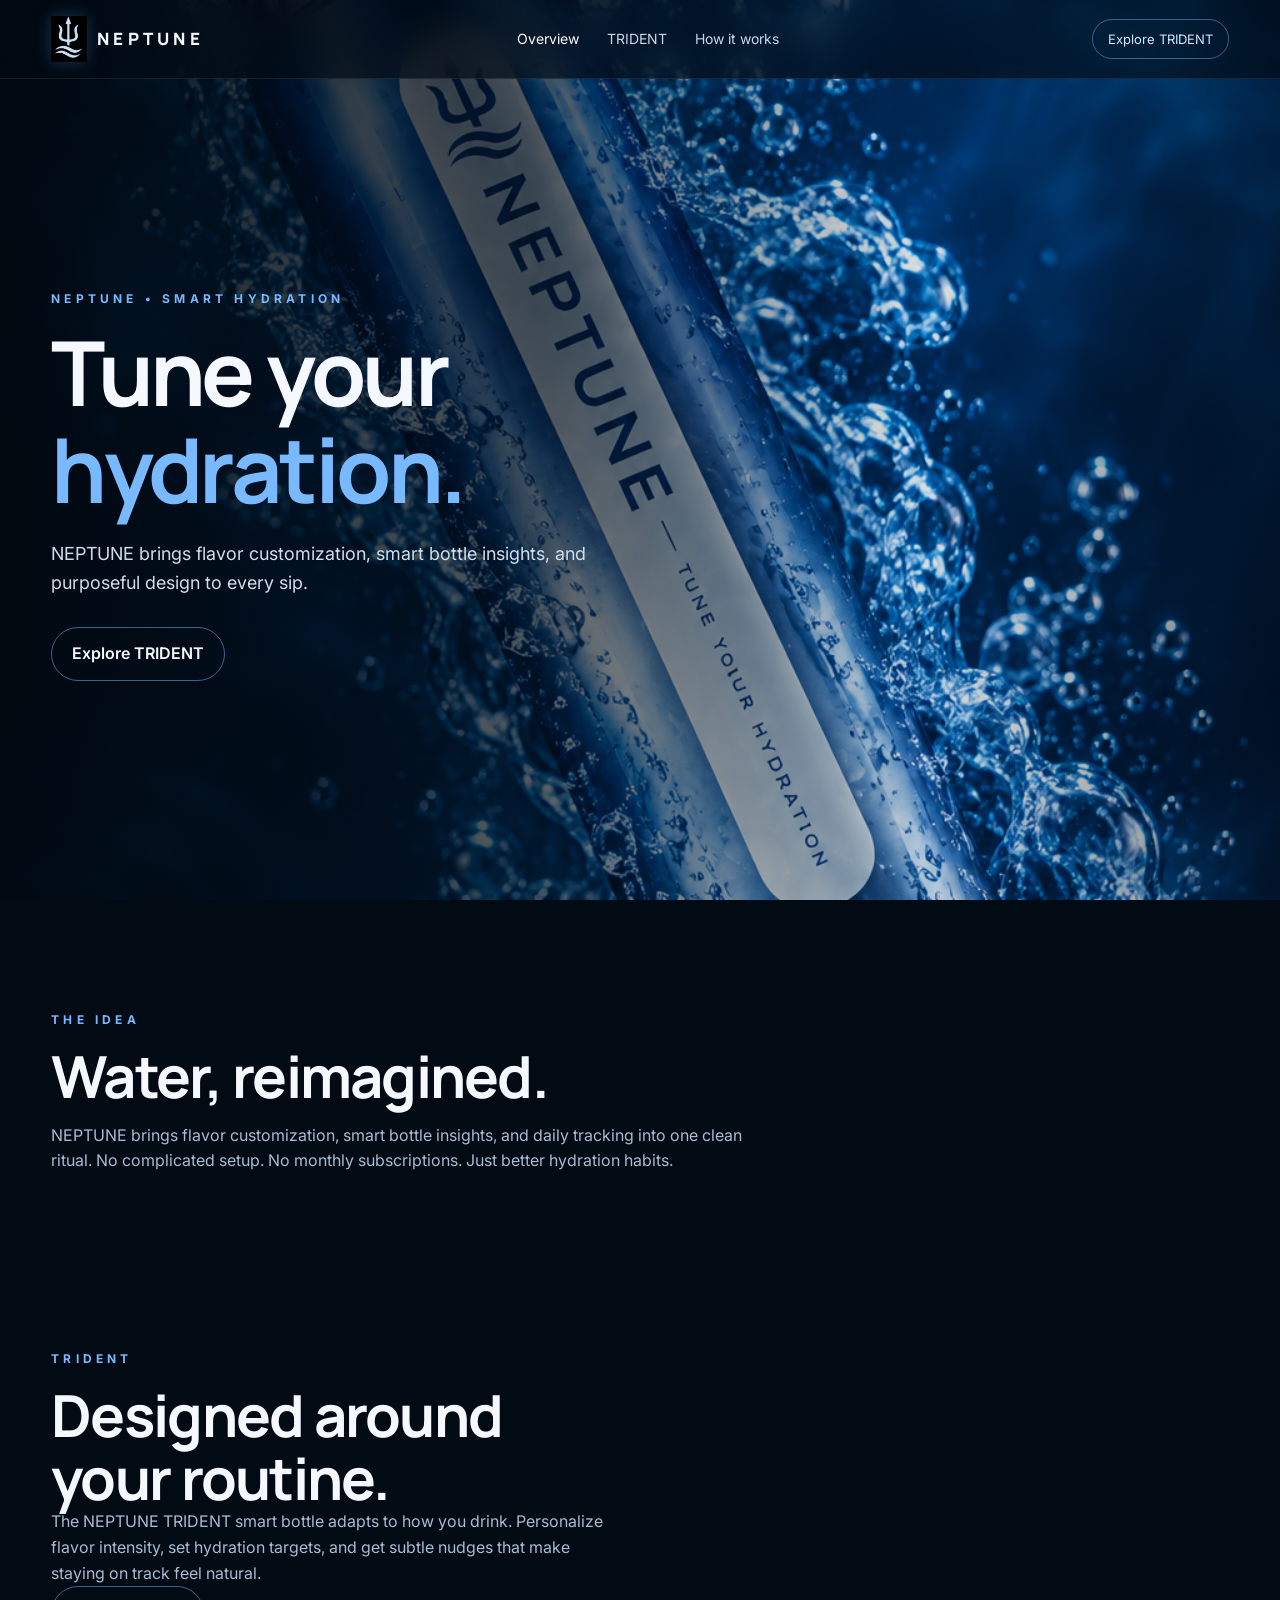
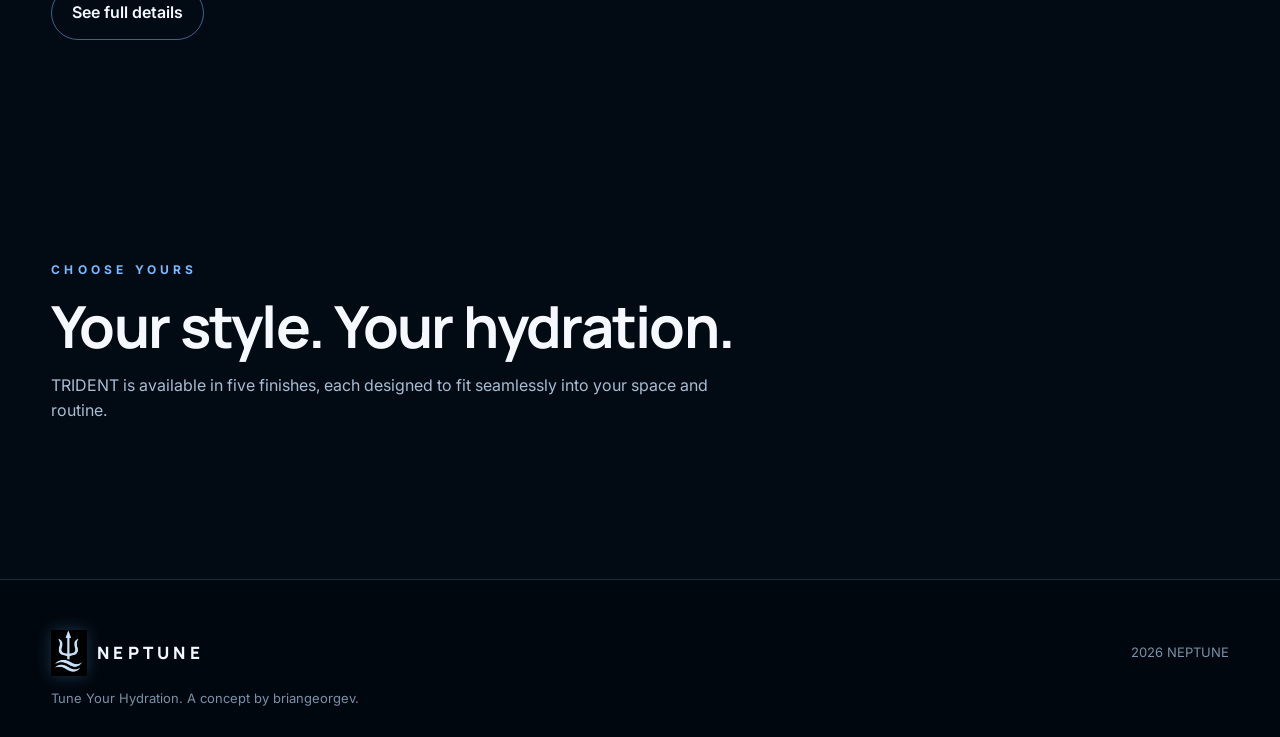
<file: index.html>
<!DOCTYPE html>
<html lang="en">
<head><meta charset="UTF-8"><meta name="viewport" content="width=device-width, initial-scale=1.0"><meta name="description" content="NEPTUNE — Tune Your Hydration. Meet TRIDENT, the Smart Hydration Bottle">
<title>NEPTUNE</title>
<link rel="stylesheet" href="style.css">
</head>
<body>
<nav class="nav"><div class="container nav-inner"><a class="brand" href="index.html"><img src="logo.jpg" alt="NEPTUNE logo">NEPTUNE</a><button class="menu" aria-label="Open menu">☰</button><div class="nav-links"><a href="index.html" class="active">Overview</a><a href="trident.html">TRIDENT</a><a href="how-to-use.html">How it works</a></div><a class="nav-cta" href="trident.html">Explore TRIDENT</a></div></nav>
<header class="hero"><img class="hero-image" src="trident-hero.png" alt="NEPTUNE TRIDENT bottle surrounded by water"><div class="hero-content"><div class="kicker">NEPTUNE • Smart Hydration</div><h1>Tune your <span class="accent">hydration.</span></h1><p>NEPTUNE brings flavor customization, smart bottle insights, and purposeful design to every sip.</p><a class="btn" href="trident.html">Explore TRIDENT</a></div></header>
<section class="section"><div class="container"><div class="section-head reveal"><div class="kicker">The idea</div><h2>Water, reimagined.</h2><p>NEPTUNE brings flavor customization, smart bottle insights, and daily tracking into one clean ritual. No complicated setup. No monthly subscriptions. Just better hydration habits.</p></div></div></section>
<section class="section" style="padding-top:20px"><div class="container split"><div class="reveal"><div class="kicker">TRIDENT</div><h2>Designed around your routine.</h2><p style="color:var(--muted)">The NEPTUNE TRIDENT smart bottle adapts to how you drink. Personalize flavor intensity, set hydration targets, and get subtle nudges that make staying on track feel natural.</p><a class="btn" href="trident.html">See full details</a></div></div></section>
<section class="section"><div class="container"><div class="section-head reveal"><div class="kicker">Choose yours</div><h2>Your style. Your hydration.</h2><p>TRIDENT is available in five finishes, each designed to fit seamlessly into your space and routine.</p></div></div></section>
<footer class="footer"><div class="container"><div class="footer-inner"><div><a class="brand" href="index.html"><img src="logo.jpg" alt="NEPTUNE logo">NEPTUNE</a><p>Tune Your Hydration. A concept by briangeorgev.</p></div><div><p><span data-year></span> NEPTUNE</p></div></div></div></footer>
<script src="script.js"></script></body></html>
</file>
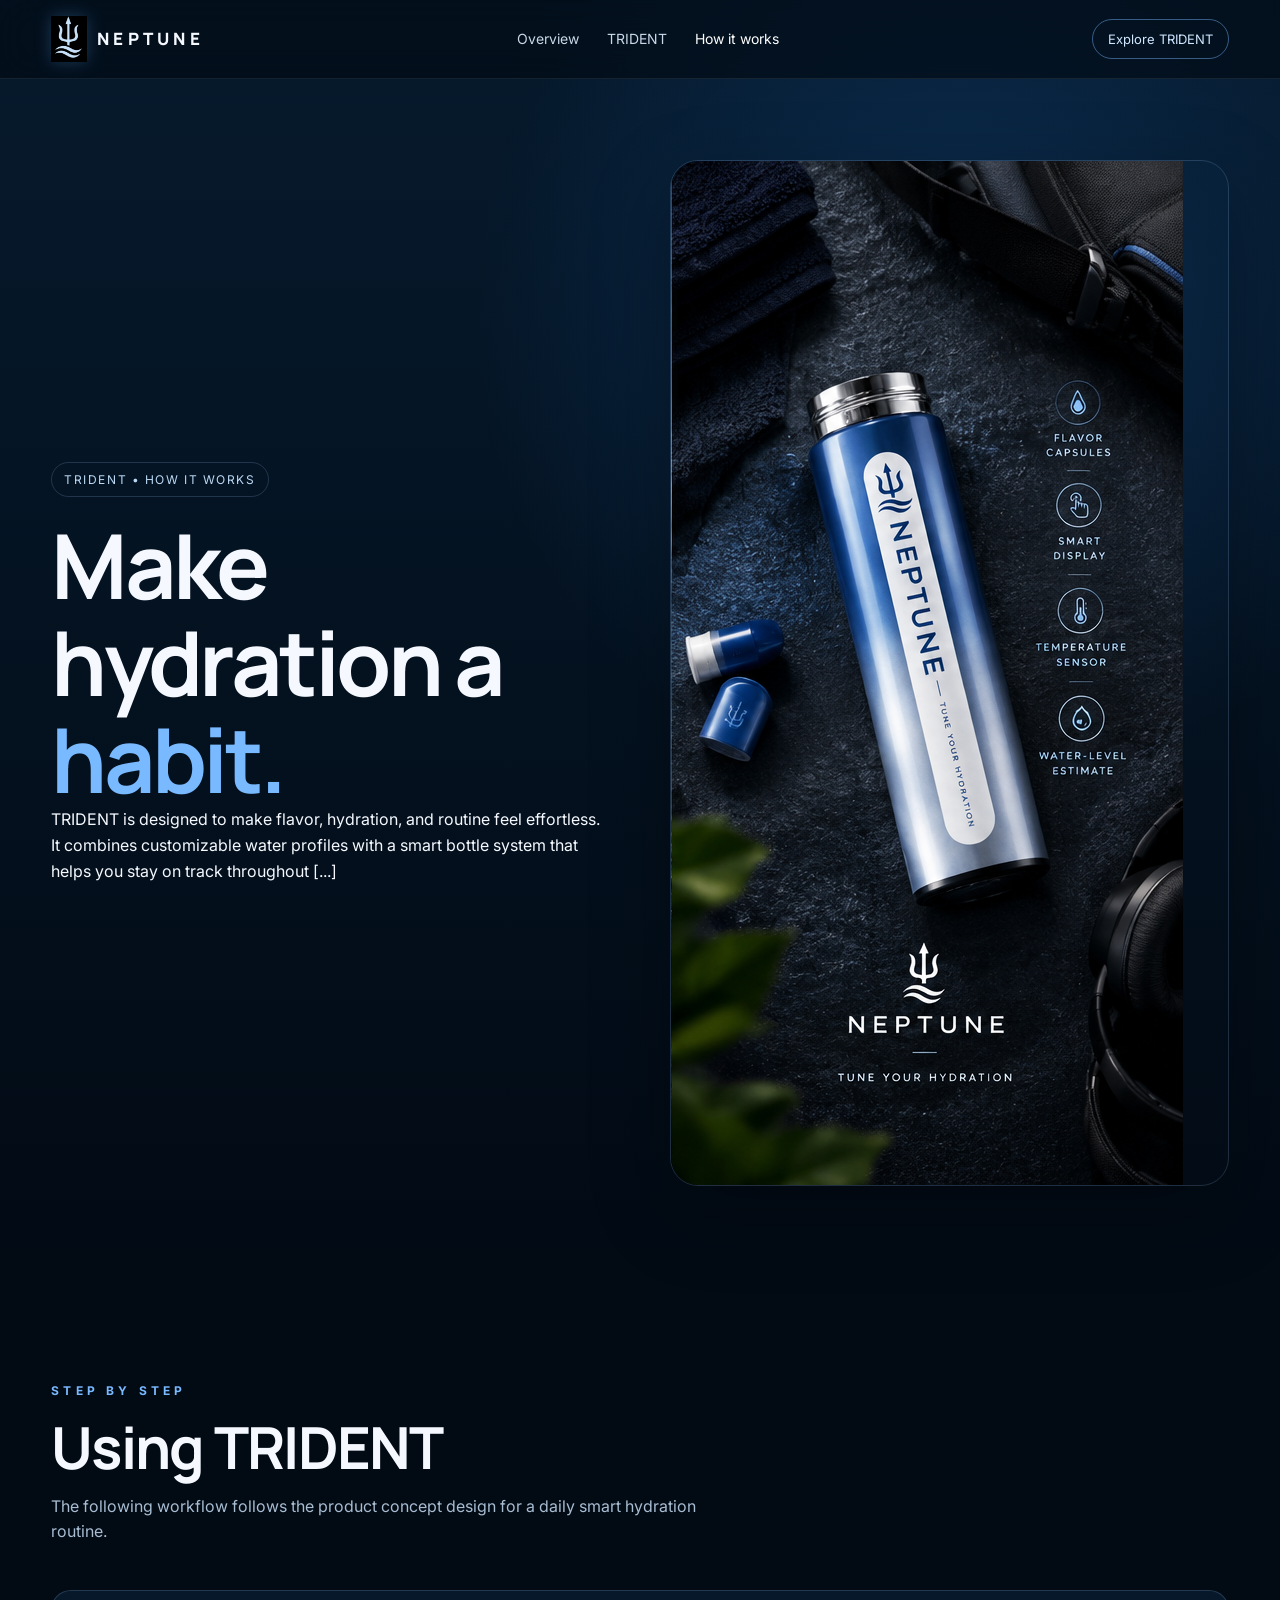
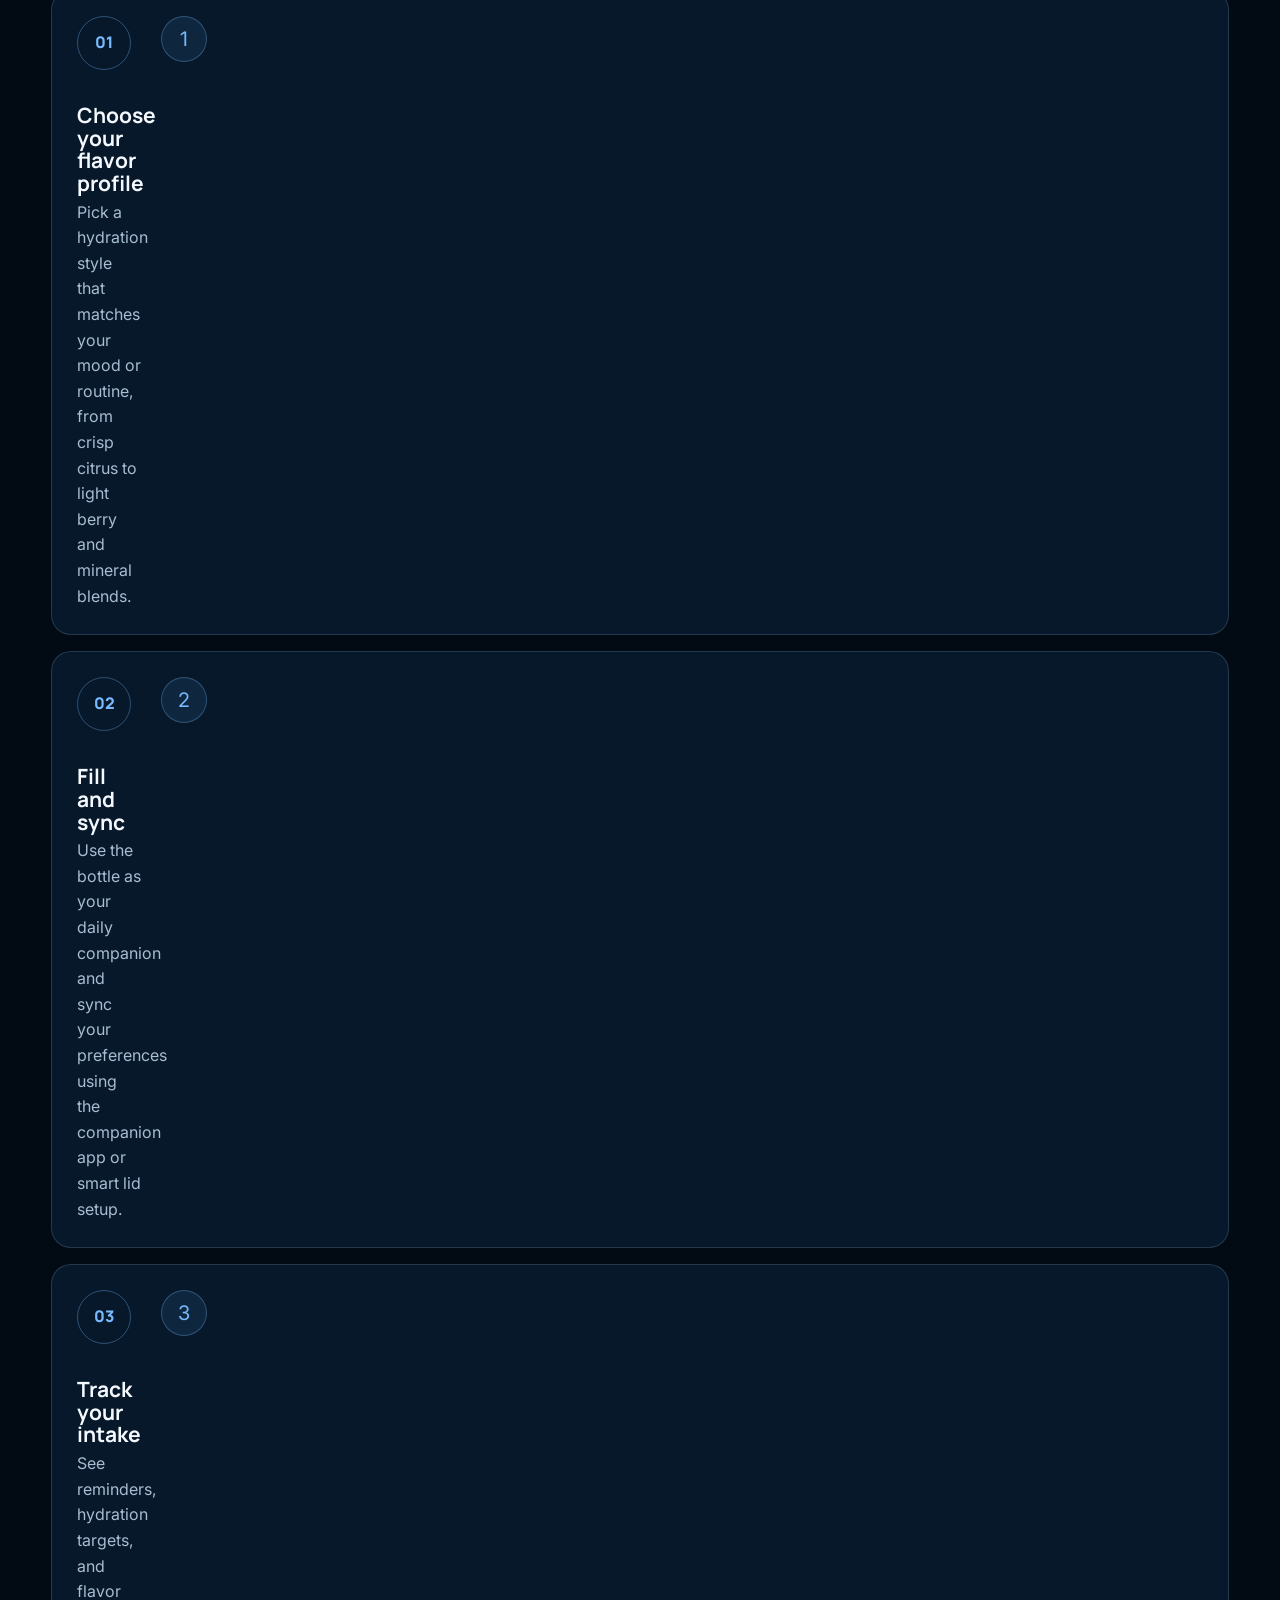
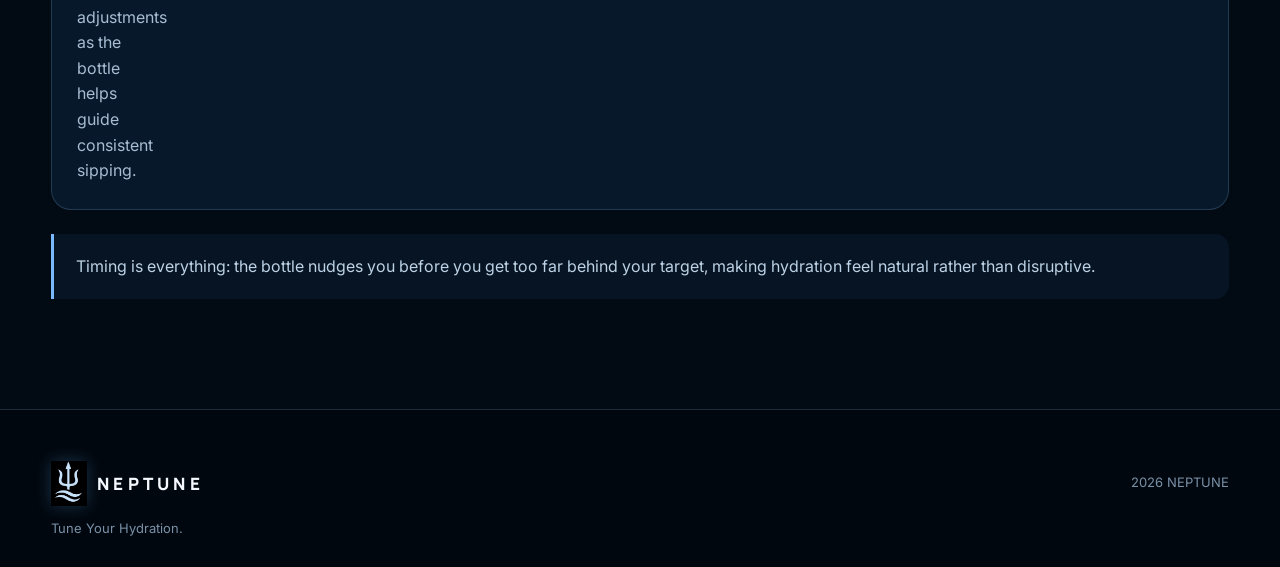
<file: how-to-use.html>
<!DOCTYPE html>
<html lang="en">
<head>
  <meta charset="UTF-8">
  <meta name="viewport" content="width=device-width, initial-scale=1.0">
  <meta name="description" content="Learn how to use the NEPTUNE TRIDENT Smart Hydration Bottle">
  <title>How to Use | NEPTUNE</title>
  <link rel="stylesheet" href="style.css">
</head>
<body>
  <nav class="nav">
    <div class="container nav-inner">
      <a class="brand" href="index.html"><img src="logo.jpg" alt="NEPTUNE logo">NEPTUNE</a>
      <button class="menu" aria-label="Open menu">☰</button>
      <div class="nav-links">
        <a href="index.html">Overview</a>
        <a href="trident.html">TRIDENT</a>
        <a href="how-to-use.html" class="active">How it works</a>
      </div>
      <a class="nav-cta" href="trident.html">Explore TRIDENT</a>
    </div>
  </nav>

  <main>
    <section class="page-hero">
      <div class="container split">
        <div class="reveal">
          <span class="tag">TRIDENT • How it works</span>
          <h1>Make hydration a <span class="accent">habit.</span></h1>
          <p>TRIDENT is designed to make flavor, hydration, and routine feel effortless. It combines customizable water profiles with a smart bottle system that helps you stay on track throughout [...]
        </div>
        <div class="reveal split-image">
          <img src="lifestyle.png" alt="A person using the NEPTUNE TRIDENT bottle in daily life">
        </div>
      </div>
    </section>

    <section class="section">
      <div class="container">
        <div class="section-head reveal">
          <div class="kicker">Step by step</div>
          <h2>Using TRIDENT</h2>
          <p>The following workflow follows the product concept design for a daily smart hydration routine.</p>
        </div>

        <div class="steps reveal">
          <div class="step">
            <div class="icon">1</div>
            <div>
              <h3>Choose your flavor profile</h3>
              <p>Pick a hydration style that matches your mood or routine, from crisp citrus to light berry and mineral blends.</p>
            </div>
          </div>
          <div class="step">
            <div class="icon">2</div>
            <div>
              <h3>Fill and sync</h3>
              <p>Use the bottle as your daily companion and sync your preferences using the companion app or smart lid setup.</p>
            </div>
          </div>
          <div class="step">
            <div class="icon">3</div>
            <div>
              <h3>Track your intake</h3>
              <p>See reminders, hydration targets, and flavor adjustments as the bottle helps guide consistent sipping.</p>
            </div>
          </div>
        </div>

        <div class="tip reveal">
          Timing is everything: the bottle nudges you before you get too far behind your target, making hydration feel natural rather than disruptive.
        </div>
      </div>
    </section>
  </main>

  <footer class="footer">
    <div class="container">
      <div class="footer-inner">
        <div>
          <a class="brand" href="index.html"><img src="logo.jpg" alt="NEPTUNE logo">NEPTUNE</a>
          <p>Tune Your Hydration.</p>
        </div>
        <div>
          <p><span data-year></span> NEPTUNE</p>
        </div>
      </div>
    </div>
  </footer>

  <script src="script.js"></script>
</body>
</html>
</file>
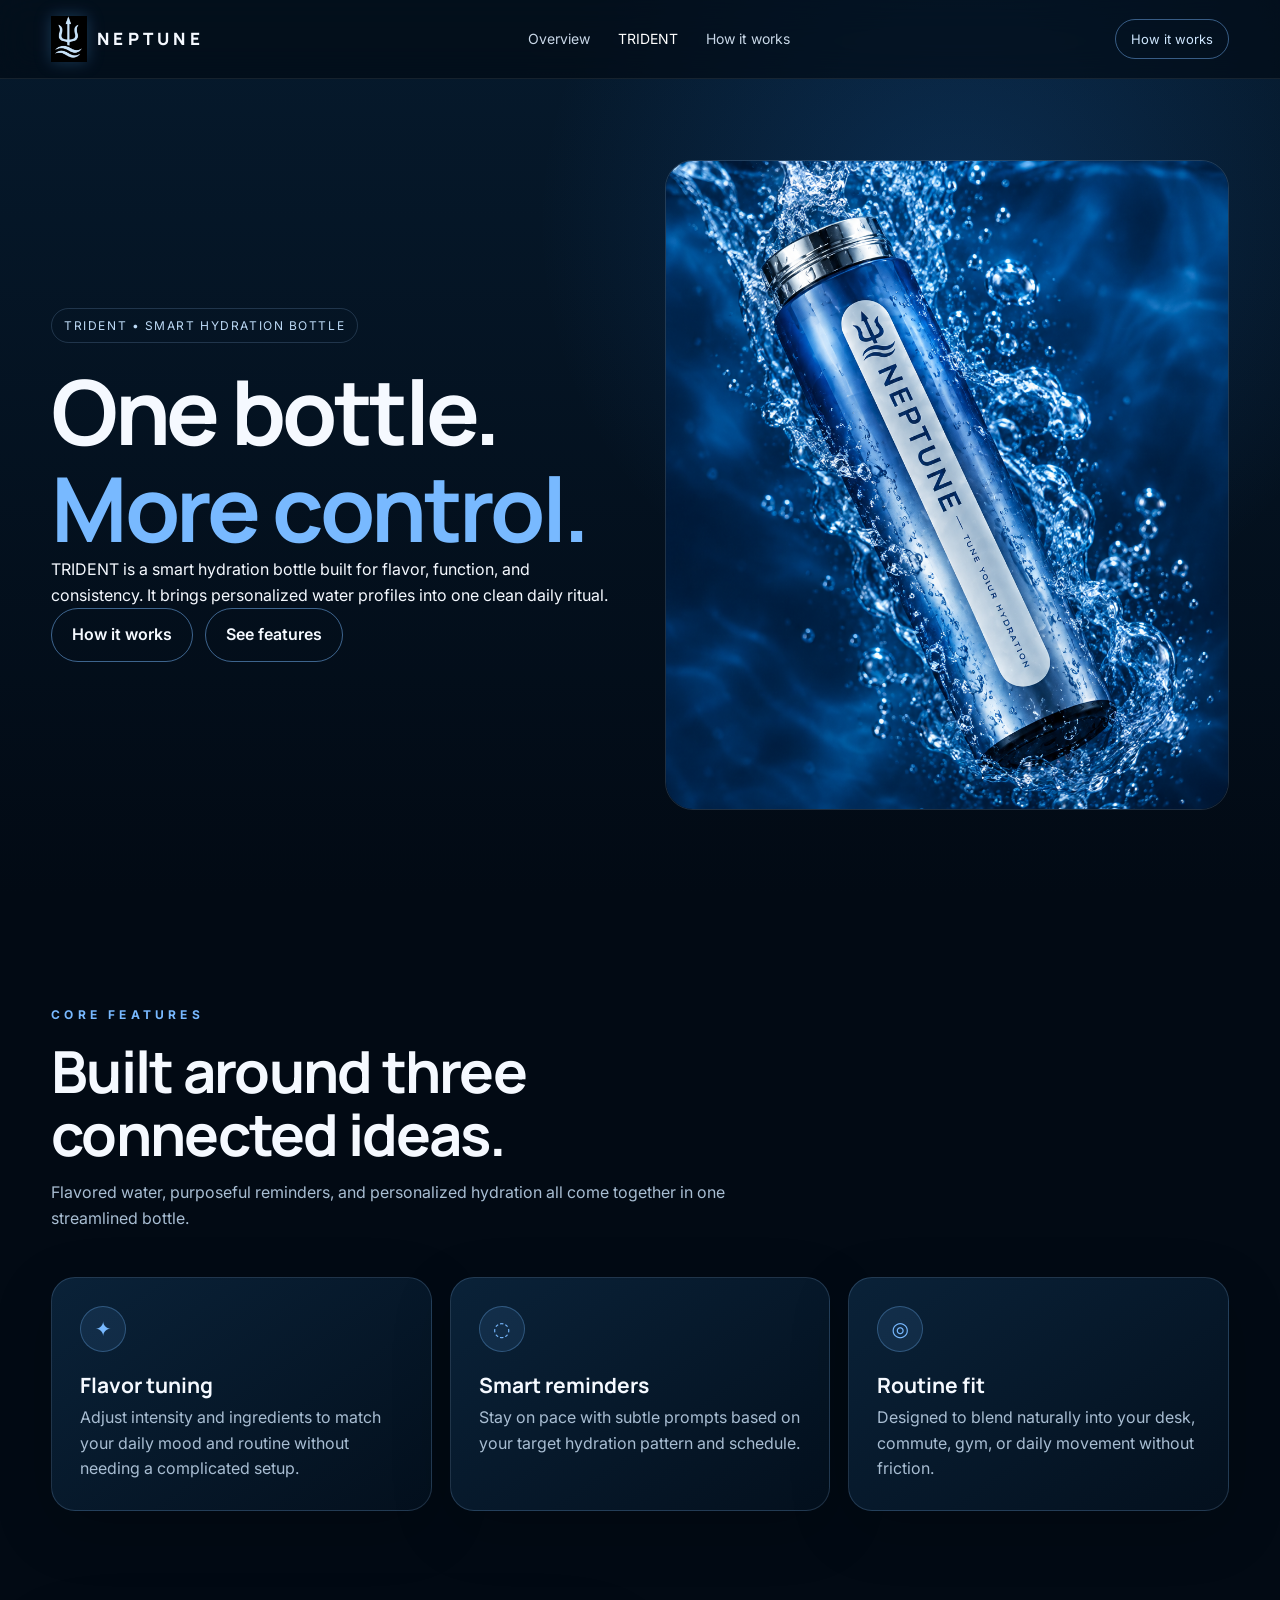
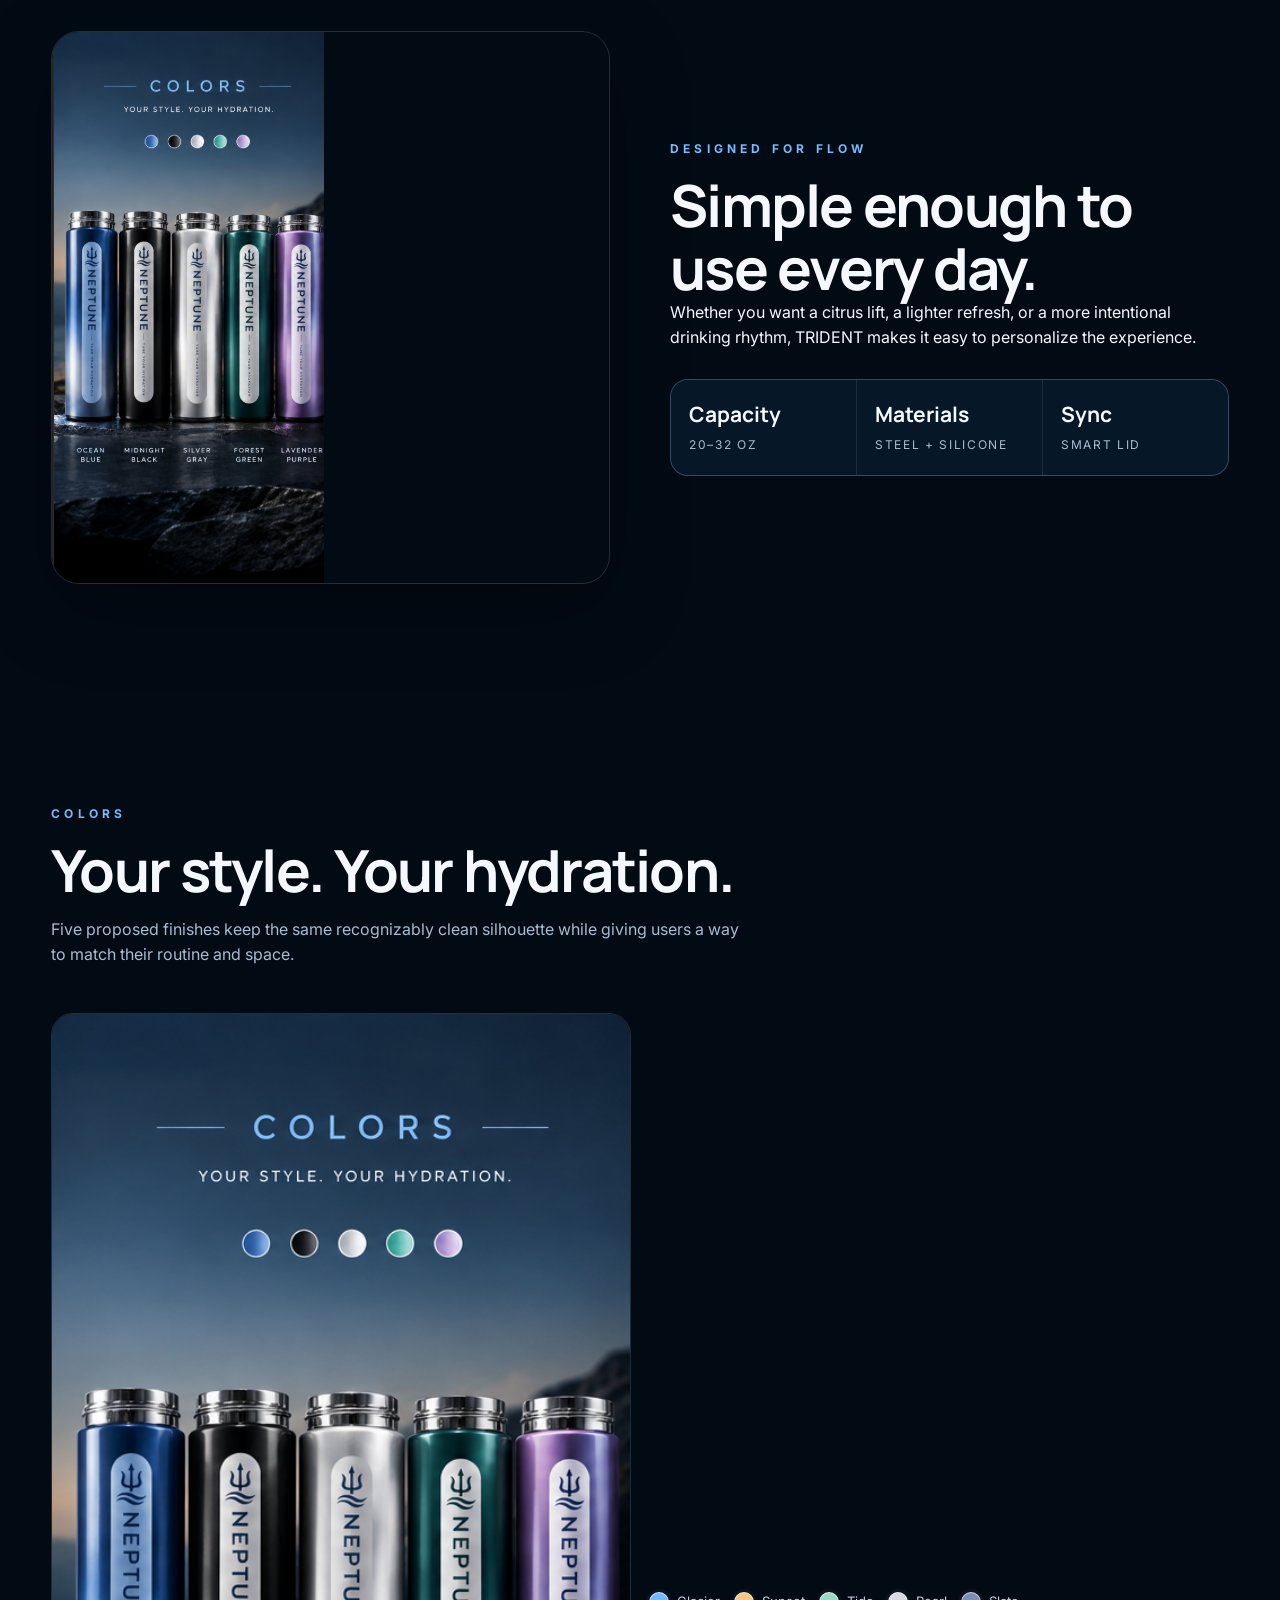
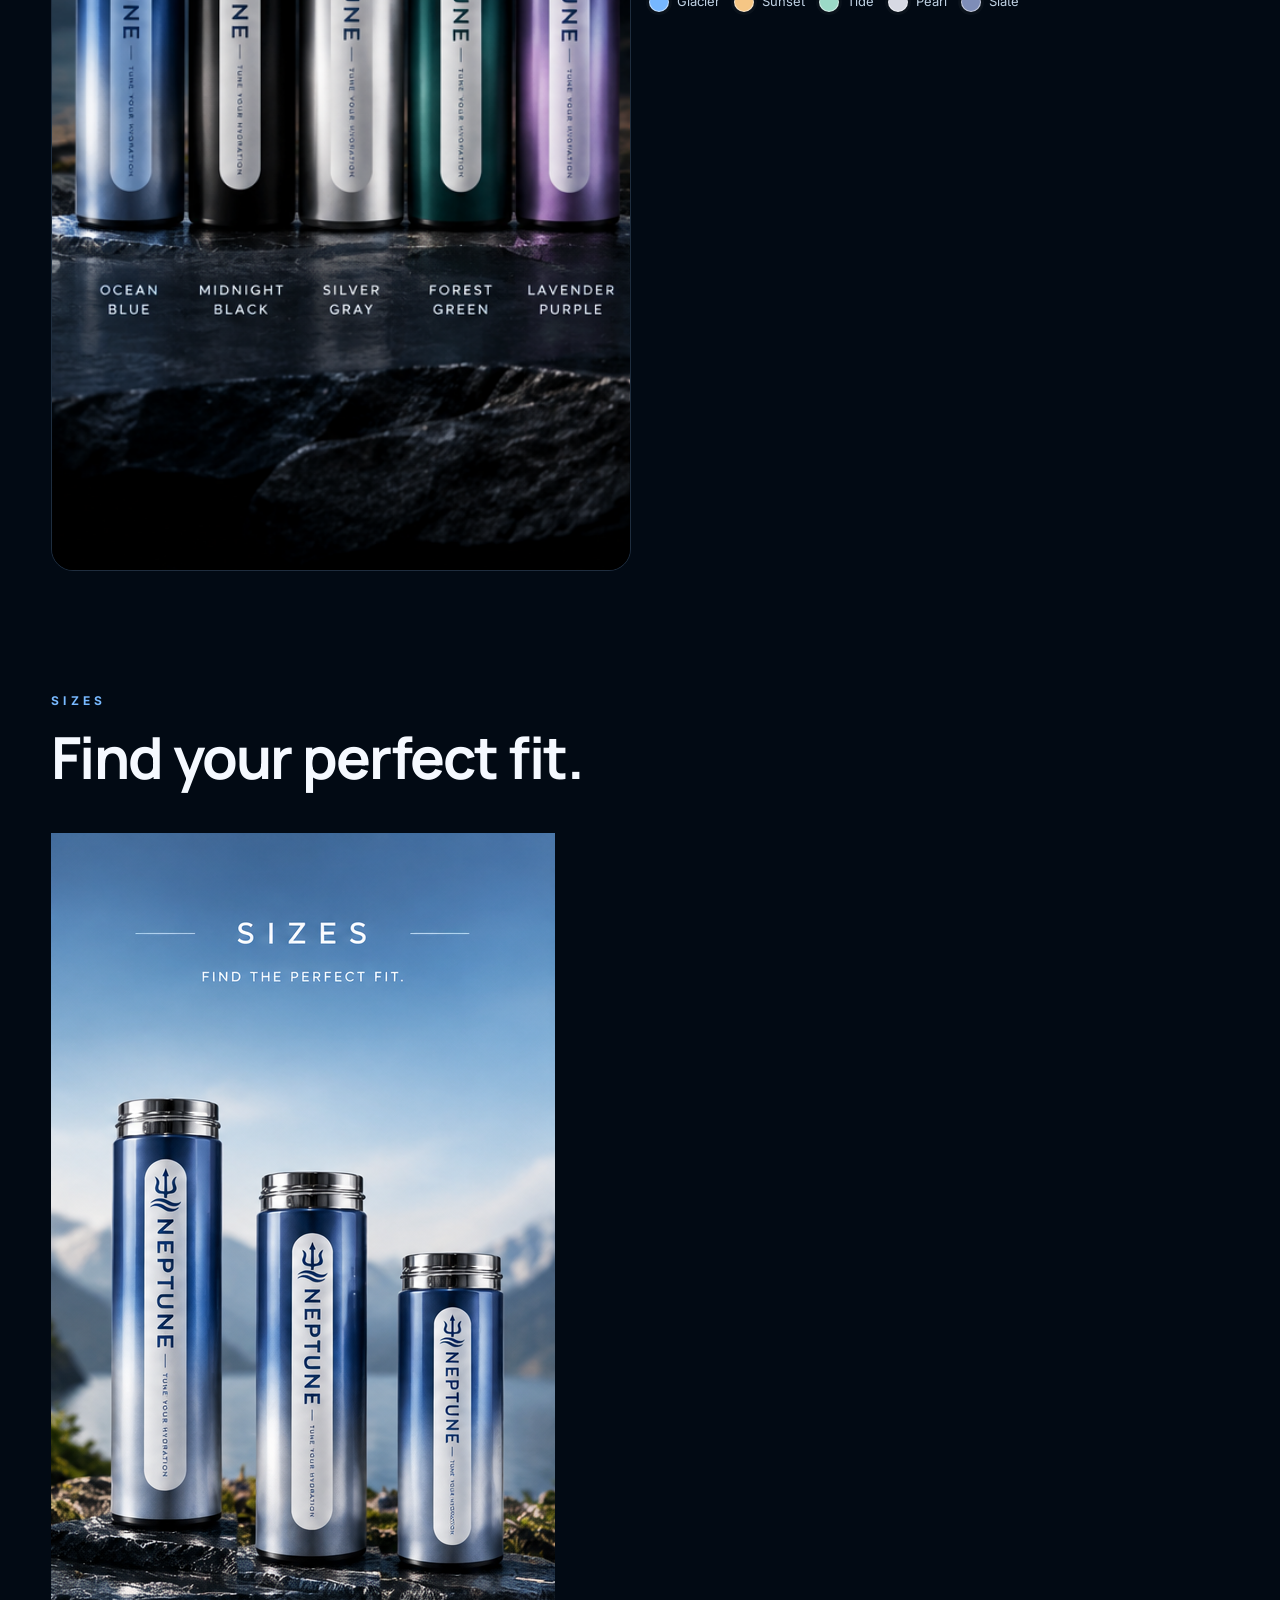
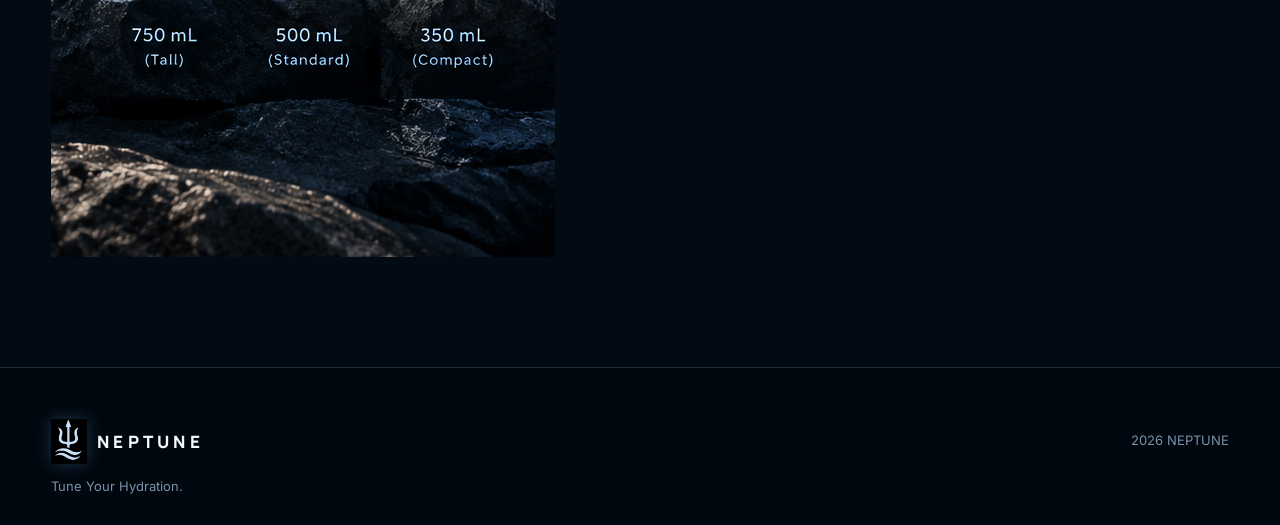
<file: trident.html>
<!DOCTYPE html>
<html lang="en">
<head>
  <meta charset="UTF-8">
  <meta name="viewport" content="width=device-width, initial-scale=1.0">
  <meta name="description" content="Discover the NEPTUNE TRIDENT Smart Hydration Bottle and its design, features, and colors">
  <title>TRIDENT | NEPTUNE</title>
  <link rel="stylesheet" href="style.css">
</head>
<body>
  <nav class="nav">
    <div class="container nav-inner">
      <a class="brand" href="index.html"><img src="logo.jpg" alt="NEPTUNE logo">NEPTUNE</a>
      <button class="menu" aria-label="Open menu">☰</button>
      <div class="nav-links">
        <a href="index.html">Overview</a>
        <a href="trident.html" class="active">TRIDENT</a>
        <a href="how-to-use.html">How it works</a>
      </div>
      <a class="nav-cta" href="how-to-use.html">How it works</a>
    </div>
  </nav>

  <main>
    <section class="page-hero">
      <div class="container product-hero">
        <div class="reveal">
          <span class="tag">TRIDENT • Smart Hydration Bottle</span>
          <h1>One bottle.<br><span class="accent">More control.</span></h1>
          <p>TRIDENT is a smart hydration bottle built for flavor, function, and consistency. It brings personalized water profiles into one clean daily ritual.</p>
          <div class="actions">
            <a class="btn" href="how-to-use.html">How it works</a>
            <a class="btn btn-alt" href="#features">See features</a>
          </div>
        </div>
        <div class="reveal">
          <img src="trident-hero.png" alt="NEPTUNE TRIDENT bottle">
        </div>
      </div>
    </section>

    <section id="features" class="section">
      <div class="container">
        <div class="section-head reveal">
          <div class="kicker">Core features</div>
          <h2>Built around three connected ideas.</h2>
          <p>Flavored water, purposeful reminders, and personalized hydration all come together in one streamlined bottle.</p>
        </div>

        <div class="grid-3 reveal">
          <div class="card">
            <div class="icon">✦</div>
            <h3>Flavor tuning</h3>
            <p>Adjust intensity and ingredients to match your daily mood and routine without needing a complicated setup.</p>
          </div>
          <div class="card">
            <div class="icon">◌</div>
            <h3>Smart reminders</h3>
            <p>Stay on pace with subtle prompts based on your target hydration pattern and schedule.</p>
          </div>
          <div class="card">
            <div class="icon">◎</div>
            <h3>Routine fit</h3>
            <p>Designed to blend naturally into your desk, commute, gym, or daily movement without friction.</p>
          </div>
        </div>
      </div>
    </section>

    <section class="section" style="padding-top:10px">
      <div class="container split">
        <div class="split-image reveal">
          <img src="features.png" alt="TRIDENT product feature presentation">
        </div>
        <div class="reveal">
          <div class="kicker">Designed for flow</div>
          <h2>Simple enough to use every day.</h2>
          <p>Whether you want a citrus lift, a lighter refresh, or a more intentional drinking rhythm, TRIDENT makes it easy to personalize the experience.</p>
          <div class="specs">
            <div class="spec"><strong>Capacity</strong><span>20–32 oz</span></div>
            <div class="spec"><strong>Materials</strong><span>Steel + silicone</span></div>
            <div class="spec"><strong>Sync</strong><span>Smart lid</span></div>
          </div>
        </div>
      </div>
    </section>

    <section class="section">
      <div class="container">
        <div class="section-head reveal">
          <div class="kicker">Colors</div>
          <h2>Your style. Your hydration.</h2>
          <p>Five proposed finishes keep the same recognizably clean silhouette while giving users a way to match their routine and space.</p>
        </div>

        <div class="gallery reveal">
          <img src="colors.png" alt="TRIDENT color variations">
          <div class="color-list">
            <div class="color-item"><span class="dot" style="background:#76b7ff"></span> Glacier</div>
            <div class="color-item"><span class="dot" style="background:#f5c685"></span> Sunset</div>
            <div class="color-item"><span class="dot" style="background:#9bd9c7"></span> Tide</div>
            <div class="color-item"><span class="dot" style="background:#d7d9e3"></span> Pearl</div>
            <div class="color-item"><span class="dot" style="background:#7e8db8"></span> Slate</div>
          </div>
        </div>
      </div>
    </section>

    <section class="section" style="padding-top:10px">
      <div class="container">
        <div class="section-head reveal">
          <div class="kicker">Sizes</div>
          <h2>Find your perfect fit.</h2>
        </div>
        <img class="reveal" src="sizes.png" alt="TRIDENT sizes display">
      </div>
    </section>
  </main>

  <footer class="footer">
    <div class="container">
      <div class="footer-inner">
        <div>
          <a class="brand" href="index.html"><img src="logo.jpg" alt="NEPTUNE logo">NEPTUNE</a>
          <p>Tune Your Hydration.</p>
        </div>
        <div>
          <p><span data-year></span> NEPTUNE</p>
        </div>
      </div>
    </div>
  </footer>

  <script src="script.js"></script>
</body>
</html>
</file>
<file: style.css>
@import url('https://fonts.googleapis.com/css2?family=Inter:wght@400;500;600;700&family=Manrope:wght@500;600;700;800&display=swap');

:root{--bg:#020a14;--bg2:#061a2d;--blue:#78b9ff;--blue2:#1e78d5;--white:#f5f9ff;--muted:#a8bdd2;--line:rgba(160,205,255,.18);--card:rgba(9,31,51,.72);--max:1180px}
*{box-sizing:border-box;margin:0;padding:0}
html{scroll-behavior:smooth}
body{font-family:Inter,system-ui,sans-serif;background:var(--bg);color:var(--white);line-height:1.6;overflow-x:hidden}
a{color:inherit;text-decoration:none}
img{max-width:100%;display:block}
button{font:inherit}
.container{width:min(92%,var(--max));margin:auto}
.nav{position:fixed;z-index:50;top:0;left:0;width:100%;padding:16px 0;background:rgba(2,10,20,.64);backdrop-filter:blur(16px);border-bottom:1px solid rgba(255,255,255,.08)}
.nav-inner{display:flex;align-items:center;justify-content:space-between;gap:24px}
.brand{display:flex;align-items:center;gap:10px;font-family:Manrope;font-weight:800;letter-spacing:.25em;font-size:17px}
.brand img{width:36px;height:46px;object-fit:contain;filter:drop-shadow(0 0 8px rgba(100,180,255,.25))}
.nav-links{display:flex;gap:28px;font-size:14px;color:#c9d8e8}.nav-links a{transition:.2s}.nav-links a:hover,.nav-links a.active{color:#fff}
.nav-cta{border:1px solid rgba(120,185,255,.45);padding:9px 15px;border-radius:999px;color:#cfe7ff;font-size:13px}
.hero{min-height:100vh;position:relative;display:flex;align-items:center;overflow:hidden;background:#020b16}
.hero::after{content:"";position:absolute;inset:0;background:linear-gradient(90deg,rgba(1,8,15,.96) 0%,rgba(1,8,15,.66) 42%,rgba(1,8,15,.12) 72%,rgba(1,8,15,.5) 100%);z-index:1}
.hero-image{position:absolute;inset:0;width:100%;height:100%;object-fit:cover;object-position:center;filter:saturate(1.05)}
.hero-content{position:relative;z-index:2;width:min(92%,var(--max));margin:auto;padding-top:70px}
.kicker{font-size:12px;letter-spacing:.35em;text-transform:uppercase;color:var(--blue);font-weight:700;margin-bottom:16px}
h1,h2,h3{font-family:Manrope;line-height:1.08}h1{font-size:clamp(48px,7vw,92px);letter-spacing:-.04em;max-width:720px}h2{font-size:clamp(34px,5vw,58px);letter-spacing:-.03em}h3{font-size:21px}
.hero p{max-width:570px;color:#d0deeb;font-size:18px;margin:22px 0 30px}.accent{color:var(--blue)}
.actions{display:flex;gap:12px;flex-wrap:wrap}.btn{display:inline-flex;align-items:center;justify-content:center;padding:13px 20px;border-radius:999px;border:1px solid rgba(120,185,255,.5);transition:.2s;font-weight:600}.btn.primary{background:#eaf5ff;color:#05203a;border-color:#eaf5ff}.btn.primary:hover{transform:translateY(-2px);box-shadow:0 10px 35px rgba(76,160,255,.25)}.btn.ghost:hover{background:rgba(120,185,255,.1)}
.section{padding:110px 0}.section-head{max-width:700px;margin-bottom:45px}.section-head p{color:var(--muted);margin-top:15px}
.grid-3{display:grid;grid-template-columns:repeat(3,1fr);gap:18px}.grid-2{display:grid;grid-template-columns:repeat(2,1fr);gap:20px}
.card{background:linear-gradient(145deg,rgba(12,40,65,.82),rgba(4,18,32,.82));border:1px solid var(--line);border-radius:24px;padding:28px;box-shadow:0 18px 60px rgba(0,0,0,.18)}
.icon{width:46px;height:46px;border-radius:50%;display:grid;place-items:center;background:rgba(100,180,255,.1);border:1px solid rgba(120,185,255,.3);color:var(--blue);font-size:20px;margin-bottom:22px}.card p{color:var(--muted);margin-top:9px}
.split{display:grid;grid-template-columns:1fr 1fr;gap:60px;align-items:center}.split-image{border-radius:28px;overflow:hidden;border:1px solid var(--line);box-shadow:0 25px 80px rgba(0,0,0,.3)}
.specs{display:grid;grid-template-columns:repeat(3,1fr);gap:1px;background:var(--line);border:1px solid var(--line);border-radius:18px;overflow:hidden;margin-top:28px}.spec{background:#061727;padding:18px}.spec strong{display:block;font-family:Manrope;font-size:21px}.spec span{font-size:12px;color:var(--muted);text-transform:uppercase;letter-spacing:.14em}
.page-hero{padding:160px 0 85px;background:radial-gradient(circle at 75% 25%,rgba(32,125,225,.22),transparent 36%),linear-gradient(180deg,#061a2d,#020a14)}
.product-hero{display:grid;grid-template-columns:1fr 1fr;align-items:center;gap:50px}.product-hero img{width:100%;max-height:650px;object-fit:cover;object-position:center;border-radius:28px;border:1px solid var(--line)}
.tag{display:inline-block;border:1px solid var(--line);padding:7px 12px;border-radius:999px;color:#bcd9f5;font-size:12px;letter-spacing:.13em;text-transform:uppercase;margin-bottom:20px}
.gallery{display:grid;grid-template-columns:1fr 1fr;gap:18px}.gallery img{width:100%;height:100%;object-fit:cover;border-radius:22px;border:1px solid var(--line)}
.price{font-family:Manrope;font-size:28px;margin:22px 0 5px}.note{font-size:12px;color:#7f9ab3}
.color-list{display:flex;gap:14px;flex-wrap:wrap;margin-top:20px}.color-item{display:flex;align-items:center;gap:8px;color:#bfd1e3;font-size:13px}.dot{width:20px;height:20px;border-radius:50%;border:1px solid rgba(255,255,255,.55);box-shadow:0 0 0 3px rgba(255,255,255,.03)}.ocean{background:#2b6fc0}.black{background:#111}.silver{background:#dfe3e7}.green{background:#238b82}.purple{background:#a989d1}
.steps{counter-reset:step;display:grid;gap:16px}.step{display:grid;grid-template-columns:64px 1fr;gap:20px;align-items:start;padding:25px;border:1px solid var(--line);border-radius:20px;background:var(--card)}.step::before{counter-increment:step;content:counter(step,decimal-leading-zero);width:52px;height:52px;border-radius:50%;display:grid;place-items:center;border:1px solid rgba(120,185,255,.35);color:var(--blue);font-family:Manrope;font-weight:800}.step p{color:var(--muted);margin-top:5px}
.tip{margin-top:24px;padding:20px 22px;border-left:3px solid var(--blue);background:rgba(75,150,225,.07);color:#bdd2e6;border-radius:0 14px 14px 0}
.footer{padding:50px 0 28px;border-top:1px solid var(--line);background:#01070e}.footer-inner{display:flex;justify-content:space-between;gap:30px;align-items:flex-start}.footer p{color:#7991a8;font-size:13px;max-width:480px;margin-top:12px}.footer-bottom{margin-top:35px;padding-top:18px;border-top:1px solid rgba(255,255,255,.06);font-size:12px;color:#5f768d;display:flex;justify-content:space-between;gap:20px}
.reveal{opacity:0;transform:translateY(18px);transition:opacity .65s ease,transform .65s ease}.reveal.visible{opacity:1;transform:none}
.menu{display:none;background:none;border:0;color:#fff;font-size:26px}
@media(max-width:800px){.nav-links{display:none;position:absolute;top:78px;left:4%;right:4%;padding:18px;background:#061625;border:1px solid var(--line);border-radius:18px;flex-direction:column;gap:15px}.nav-links.open{display:flex}.menu{display:block}.nav-cta{display:none}.hero-content{padding-top:90px}.hero{min-height:760px}.hero::after{background:linear-gradient(180deg,rgba(1,8,15,.8) 0%,rgba(1,8,15,.48) 40%,rgba(1,8,15,.92) 100%)}.hero-image{object-position:58% center}.grid-3,.grid-2,.split,.product-hero{grid-template-columns:1fr}.section{padding:75px 0}.gallery{grid-template-columns:1fr}.footer-inner,.footer-bottom{flex-direction:column}.specs{grid-template-columns:1fr}.page-hero{padding-top:125px}}
</file>
